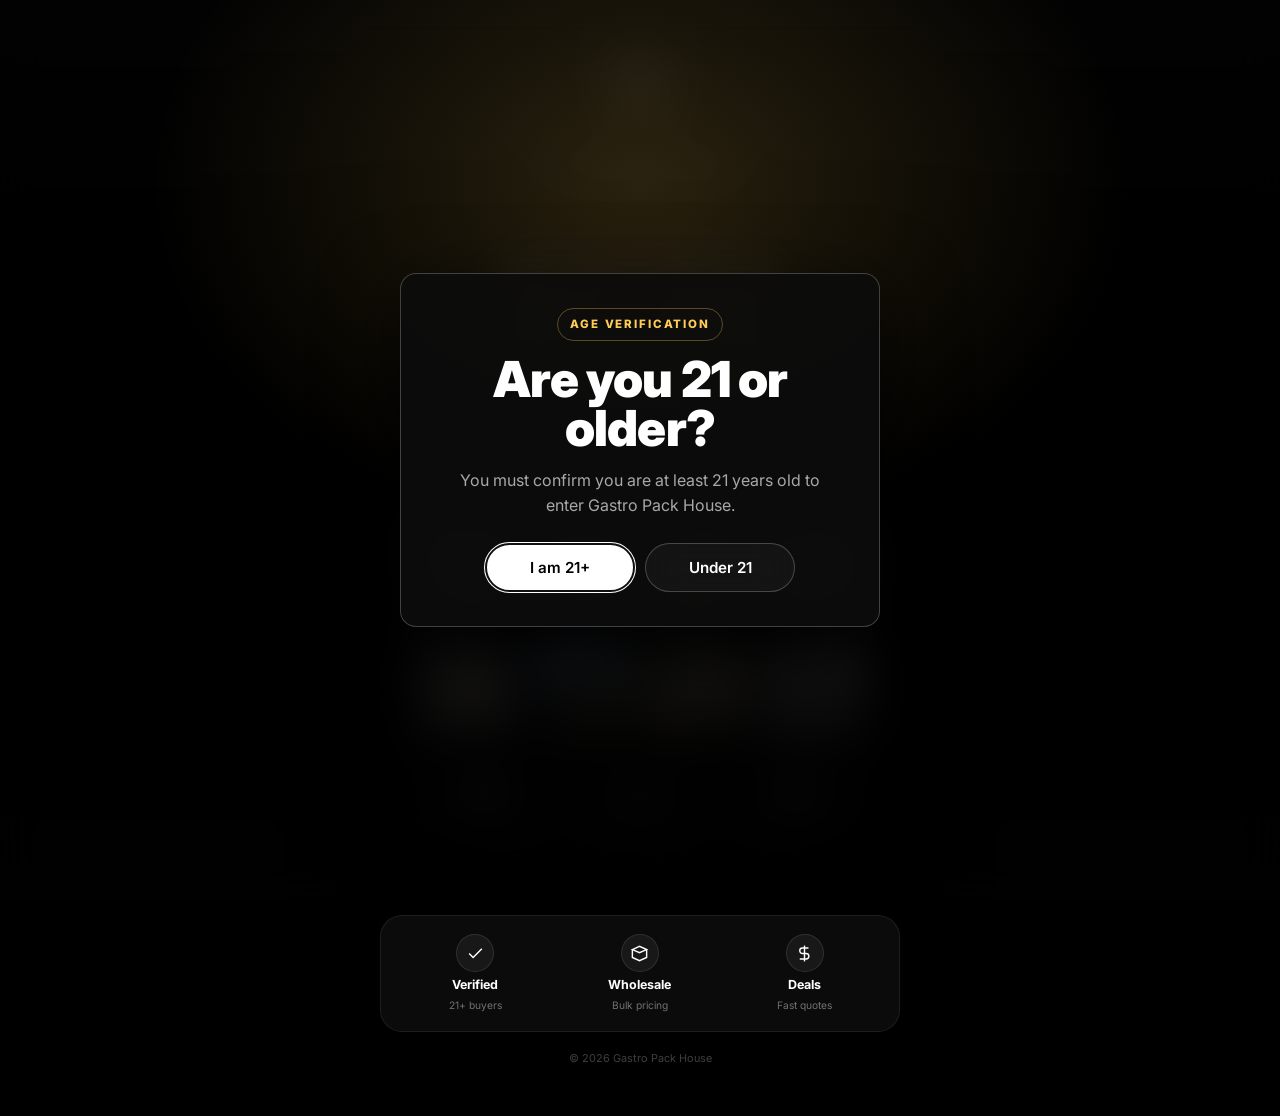
<file: deals/index.html>
<!DOCTYPE html>
<html lang="en">
<head>
<meta charset="UTF-8" />
<meta name="viewport" content="width=device-width, initial-scale=1.0" />
<meta name="description" content="Gastro Pack House deals menu for verified 21+ wholesale buyers. Open the official Tato menu or Telegram channel." />
<title>Gastro Pack House Deals</title>
<link rel="preconnect" href="https://fonts.googleapis.com">
<link rel="preconnect" href="https://fonts.gstatic.com" crossorigin>
<link href="https://fonts.googleapis.com/css2?family=Inter:wght@400;500;600;700;800;900&display=swap" rel="stylesheet">
<link rel="stylesheet" href="../css/styles.css?v=20260508-3" />
</head>
<body class="deals-page">
<main class="deals-shell">
  <section class="deals-card-wrap" aria-labelledby="deals-title">
    <a href="../index.html" class="deals-logo" aria-label="Gastro Pack House home">
      <span class="deals-logo-mark"><img src="../assets/logo.jpeg" alt="Gastro Pack House" /></span>
    </a>

    <div class="deals-verified">
      <svg width="20" height="20" viewBox="0 0 24 24" fill="none" aria-hidden="true">
        <path d="M12 2l2.22 2.18 3.11-.42.45 3.08 2.79 1.39-1.38 2.8 1.38 2.79-2.79 1.39-.45 3.08-3.11-.42L12 20.05l-2.22-2.18-3.11.42-.45-3.08-2.79-1.39 1.38-2.79-1.38-2.8 2.79-1.39.45-3.08 3.11.42L12 2z" fill="#1d9bf0"/>
        <path d="M8.8 12.1l2 2 4.4-4.6" stroke="#fff" stroke-width="2" stroke-linecap="round" stroke-linejoin="round"/>
      </svg>
      <span>Verified 21+ Wholesale</span>
    </div>

    <div class="deals-card">
      <p class="deals-kicker">Official Gastro Pack House</p>
      <h1 id="deals-title">Gastro Pack House Deals</h1>
      <p class="deals-copy">Open the official menu or join the Telegram channel for current wholesale availability.</p>

      <div class="deals-actions" aria-label="Official deal links">
        <a href="https://tato.im/gastroPackHous" target="_blank" rel="noopener noreferrer" class="deals-action deals-action-tato">
          <span class="deals-action-shine" aria-hidden="true"></span>
          <svg width="19" height="19" viewBox="0 0 24 24" fill="none" stroke="currentColor" stroke-width="2.1" stroke-linecap="round" stroke-linejoin="round" aria-hidden="true">
            <path d="M12 2L3 6.8l9 4.8 9-4.8L12 2z"/>
            <path d="M3 12.2l9 4.8 9-4.8"/>
            <path d="M3 17.2l9 4.8 9-4.8"/>
          </svg>
          <span>Tato Menu</span>
        </a>
        <a href="https://t.me/+joT1ysRswqxmYmFk" target="_blank" rel="noopener noreferrer" class="deals-action deals-action-telegram">
          <span class="deals-action-shine" aria-hidden="true"></span>
          <svg width="19" height="19" viewBox="0 0 24 24" fill="currentColor" aria-hidden="true">
            <path d="M12 0C5.37 0 0 5.37 0 12s5.37 12 12 12 12-5.37 12-12S18.63 0 12 0zm5.94 8.22l-1.97 9.28c-.15.68-.54.85-1.09.53l-3.01-2.22-1.45 1.4c-.16.16-.3.3-.61.3l.22-3.05 5.56-5.02c.24-.22-.05-.33-.38-.13L8.69 13.5l-2.93-.91c-.64-.2-.65-.64.13-.95l11.45-4.41c.53-.19 1 .13.83.95z"/>
          </svg>
          <span>Telegram</span>
        </a>
      </div>

      <div class="deals-product-grid" aria-label="Featured deal products">
        <article class="deals-product">
          <img src="../assets/products/bbbf23464b-WhatsApp-Image-2026-03-27-at-01.37.52.jpeg" alt="Black Runtz Lows" loading="lazy">
          <span>Black Runtz</span>
        </article>
        <article class="deals-product">
          <img src="../assets/products/f76a28514b-WhatsApp-Image-2026-03-27-at-01.38.38.jpeg" alt="LCG Nu Lows" loading="lazy">
          <span>LCG Nu</span>
        </article>
        <article class="deals-product">
          <img src="../assets/products/e5d46d7981-WhatsApp-Image-2026-03-27-at-01.39.40.jpeg" alt="Rainbow Cherry Lows" loading="lazy">
          <span>Rainbow Cherry</span>
        </article>
        <article class="deals-product">
          <img src="../assets/products/2754a55070-WhatsApp-Image-2026-03-27-at-01.40.24.jpeg" alt="Uncle Snoop Lows" loading="lazy">
          <span>Uncle Snoop</span>
        </article>
        <article class="deals-product">
          <img src="../assets/products/d90c484e0d-WhatsApp-Image-2026-03-27-at-01.42.25.jpeg" alt="Hichew Lows" loading="lazy">
          <span>Hichew</span>
        </article>
        <article class="deals-product">
          <img src="../assets/products/30312e99a5-WhatsApp-Image-2026-03-27-at-03.05.04.jpeg" alt="Sour Diesel Lows" loading="lazy">
          <span>Sour Diesel</span>
        </article>
        <article class="deals-product">
          <img src="../assets/products/8f05f9b53e-WhatsApp-Image-2026-03-29-at-16.37.57.jpeg" alt="Da Funk Lows" loading="lazy">
          <span>Da Funk</span>
        </article>
        <article class="deals-product">
          <img src="../assets/products/5684af58c4-WhatsApp-Image-2026-03-27-at-01.23.40-1.jpeg" alt="Gusher Gelato Lows" loading="lazy">
          <span>Gusher Gelato</span>
        </article>
      </div>

      <div class="deals-stats" aria-label="Gastro Pack House catalog stats">
        <div>
          <strong>101</strong>
          <span>Products</span>
        </div>
        <div>
          <strong>8</strong>
          <span>Categories</span>
        </div>
        <div>
          <strong>21+</strong>
          <span>Verified</span>
        </div>
      </div>

      <p class="deals-note">Tap a button above to open an official Gastro Pack House channel.</p>
    </div>

    <div class="deals-trust">
      <div>
        <span class="deals-trust-icon">
          <svg width="19" height="19" viewBox="0 0 24 24" fill="none" stroke="currentColor" stroke-width="1.8" aria-hidden="true"><path d="M20 6L9 17l-5-5"/></svg>
        </span>
        <strong>Verified</strong>
        <span>21+ buyers</span>
      </div>
      <div>
        <span class="deals-trust-icon">
          <svg width="19" height="19" viewBox="0 0 24 24" fill="none" stroke="currentColor" stroke-width="1.8" aria-hidden="true"><path d="M3 7l9-4 9 4-9 4-9-4z"/><path d="M3 7v10l9 4 9-4V7"/></svg>
        </span>
        <strong>Wholesale</strong>
        <span>Bulk pricing</span>
      </div>
      <div>
        <span class="deals-trust-icon">
          <svg width="19" height="19" viewBox="0 0 24 24" fill="none" stroke="currentColor" stroke-width="1.8" aria-hidden="true"><path d="M12 2v20"/><path d="M17 5H9.5a3.5 3.5 0 0 0 0 7H14a3.5 3.5 0 0 1 0 7H6"/></svg>
        </span>
        <strong>Deals</strong>
        <span>Fast quotes</span>
      </div>
    </div>

    <p class="deals-footer">© <span id="year"></span> Gastro Pack House</p>
  </section>
</main>

<script src="../js/products.js?v=20260508-3"></script>
<script src="../js/script.js?v=20260508-3"></script>
</body>
</html>
</file>
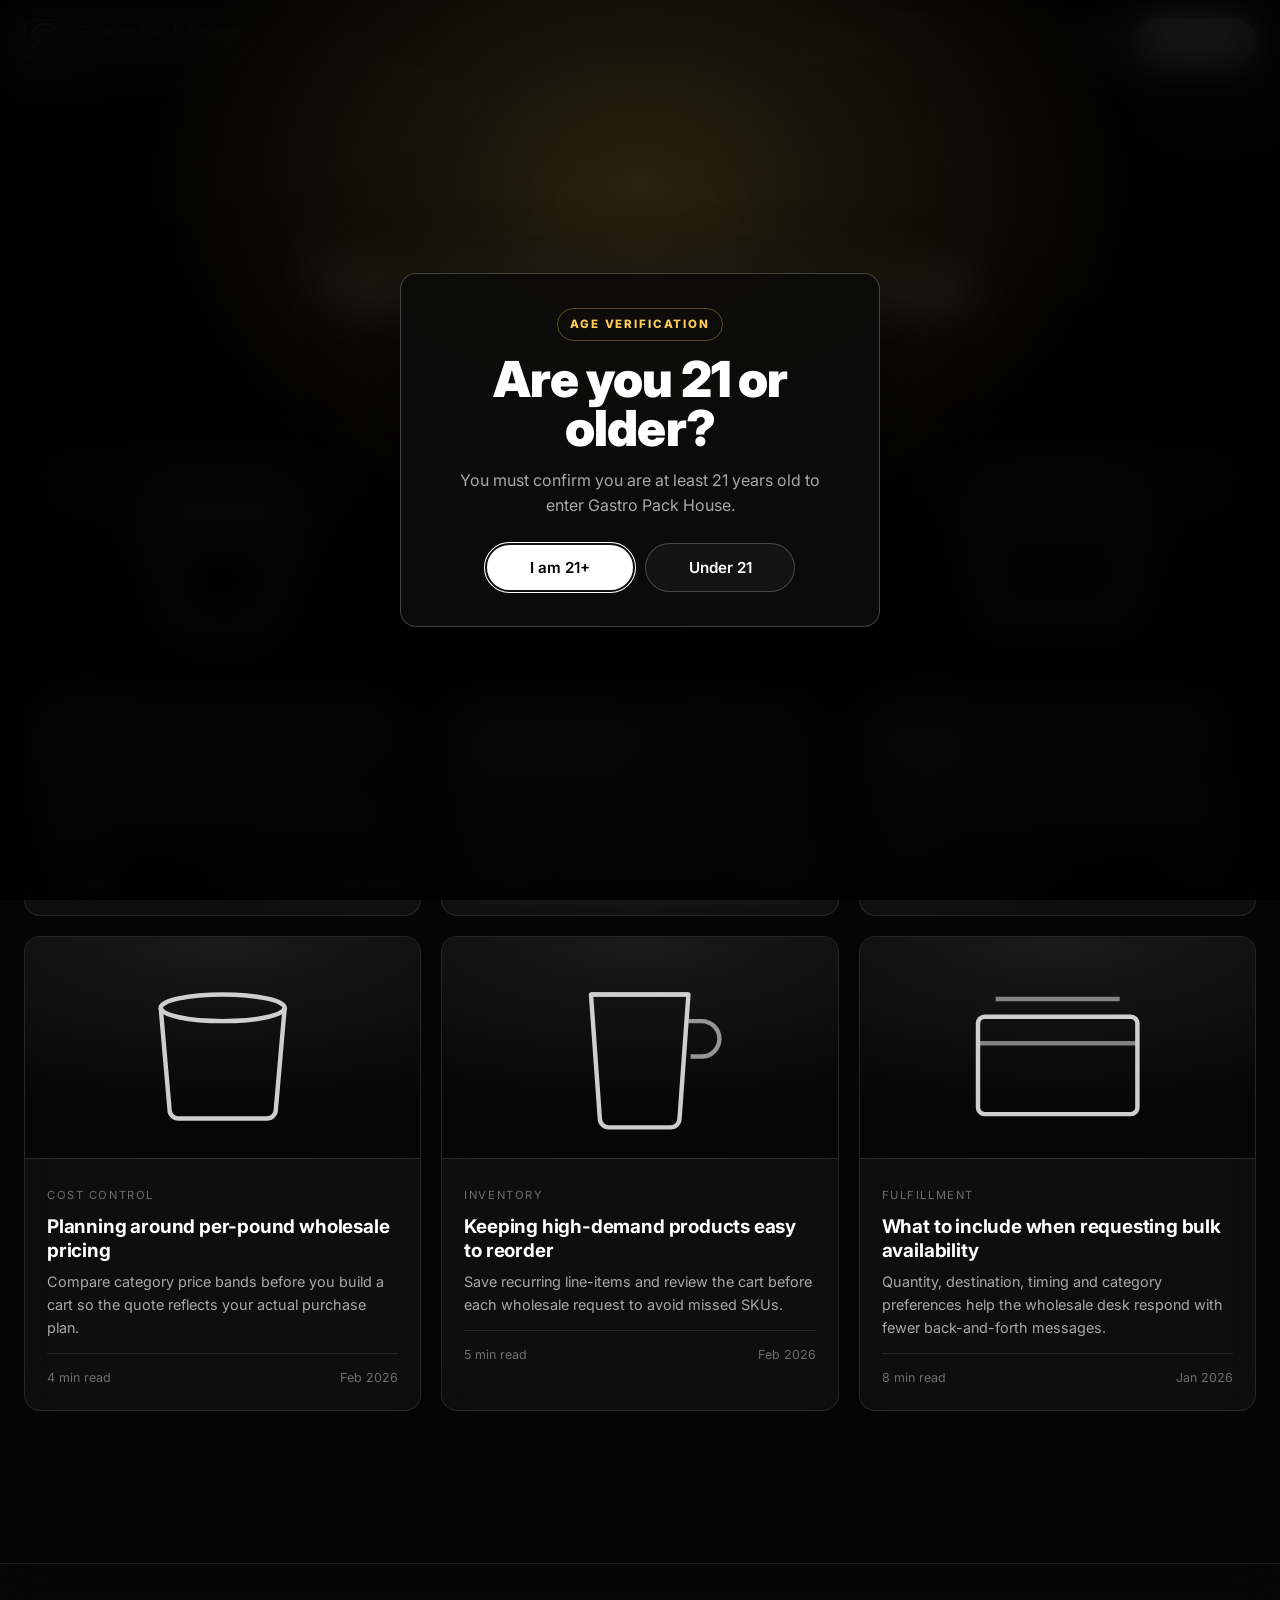
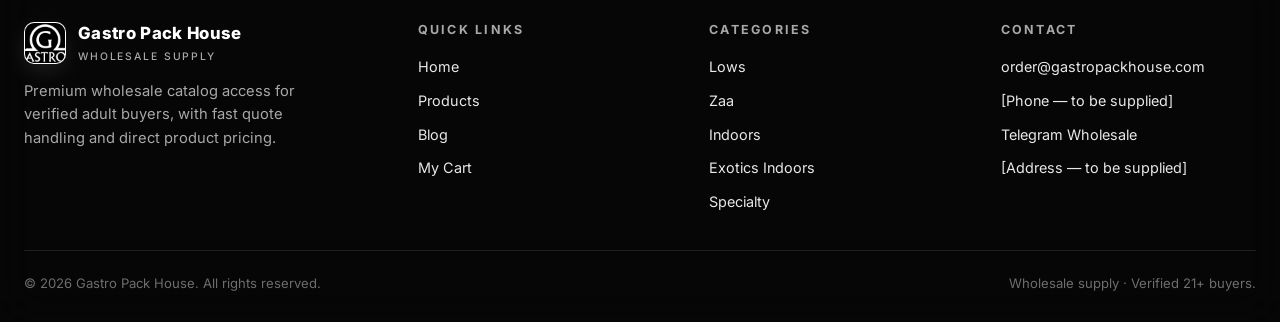
<file: blog.html>
<!DOCTYPE html>
<html lang="en">
<head>
<meta charset="UTF-8" />
<meta name="viewport" content="width=device-width, initial-scale=1.0" />
<title>Blog · Gastro Pack House</title>
<link rel="preconnect" href="https://fonts.googleapis.com">
<link rel="preconnect" href="https://fonts.gstatic.com" crossorigin>
<link href="https://fonts.googleapis.com/css2?family=Inter:wght@400;500;600;700;800;900&display=swap" rel="stylesheet">
<link rel="stylesheet" href="css/styles.css?v=20260508-1" />
</head>
<body>

<!-- ========== NAV ========== -->
<header class="nav">
  <div class="nav-inner">
    <a href="index.html" class="logo">
      <span class="logo-mark"><img src="assets/logo.jpeg" alt="Gastro Pack House"/></span>
      <span>Gastro Pack House <small>Wholesale Supply</small></span>
    </a>
    <button class="nav-burger" aria-label="Open menu" id="burger">
      <svg width="20" height="20" viewBox="0 0 24 24" fill="none" stroke="currentColor" stroke-width="2.2"><path d="M4 6h16M4 12h16M4 18h16"/></svg>
    </button>
    <ul class="nav-links" id="nav-links">
      <li><a href="index.html">Home</a></li>
      <li><a href="index.html#products">Products</a></li>
      <li><a href="blog.html">Blog</a></li>
      <li><a href="cart.html" class="cart-link">Cart <span class="badge" id="cart-count">0</span></a></li>
      <li><a href="index.html#order" class="nav-cta">Request Bulk</a></li>
    </ul>
  </div>
</header>

<!-- ========== PAGE HEAD ========== -->
<section class="page-head">
  <span class="hero-eyebrow">Wholesale Notes</span>
  <h1>The Gastro Pack Journal</h1>
  <p>Updates and buying notes for verified wholesale customers.</p>
</section>

<!-- ========== BLOG GRID ========== -->
<section class="section" style="padding-top:32px">
  <div class="container">
    <div class="blog-grid">

      <article class="blog-card">
        <div class="blog-thumb">
          <svg viewBox="0 0 100 100" fill="none" stroke="#fff" stroke-width="2" stroke-linejoin="round">
            <path d="M22 38h56l-5 42a4 4 0 0 1-4 4H31a4 4 0 0 1-4-4z"/>
            <path d="M18 32h64M30 24h40v8H30z" opacity=".7"/>
          </svg>
        </div>
        <div class="blog-body">
          <span class="blog-tag">Operations</span>
          <h3>How to build a clean bulk product line-list</h3>
          <p>Keep category, quantity, price and preferred fulfillment notes together so quote review moves quickly.</p>
          <div class="blog-meta"><span>5 min read</span><span>Apr 2026</span></div>
        </div>
      </article>

      <article class="blog-card">
        <div class="blog-thumb">
          <svg viewBox="0 0 100 100" fill="none" stroke="#fff" stroke-width="2" stroke-linejoin="round">
            <path d="M22 50c0-18 12-32 28-32s28 14 28 32-12 32-28 32S22 68 22 50z"/>
            <path d="M50 18c-6 18 0 36 18 48" opacity=".5"/>
          </svg>
        </div>
        <div class="blog-body">
          <span class="blog-tag">Buying</span>
          <h3>Understanding grade categories in a wholesale catalog</h3>
          <p>A practical look at how category labels help buyers compare price points and plan repeat orders.</p>
          <div class="blog-meta"><span>7 min read</span><span>Mar 2026</span></div>
        </div>
      </article>

      <article class="blog-card">
        <div class="blog-thumb">
          <svg viewBox="0 0 100 100" fill="none" stroke="#fff" stroke-width="2" stroke-linejoin="round">
            <path d="M18 30h64v50H18z"/>
            <path d="M18 30l10-12h44l10 12M50 18v62" opacity=".4"/>
          </svg>
        </div>
        <div class="blog-body">
          <span class="blog-tag">Verification</span>
          <h3>Why 21+ verification belongs before browsing</h3>
          <p>Age confirmation keeps restricted catalogs gated before visitors can view pricing or product details.</p>
          <div class="blog-meta"><span>6 min read</span><span>Mar 2026</span></div>
        </div>
      </article>

      <article class="blog-card">
        <div class="blog-thumb">
          <svg viewBox="0 0 100 100" fill="none" stroke="#fff" stroke-width="2" stroke-linejoin="round">
            <ellipse cx="50" cy="32" rx="28" ry="6"/>
            <path d="M22 32l4 46a4 4 0 0 0 4 4h40a4 4 0 0 0 4-4l4-46"/>
          </svg>
        </div>
        <div class="blog-body">
          <span class="blog-tag">Cost Control</span>
          <h3>Planning around per-pound wholesale pricing</h3>
          <p>Compare category price bands before you build a cart so the quote reflects your actual purchase plan.</p>
          <div class="blog-meta"><span>4 min read</span><span>Feb 2026</span></div>
        </div>
      </article>

      <article class="blog-card">
        <div class="blog-thumb">
          <svg viewBox="0 0 100 100" fill="none" stroke="#fff" stroke-width="2" stroke-linejoin="round">
            <path d="M28 26h44l-4 56a4 4 0 0 1-4 4H36a4 4 0 0 1-4-4z"/>
            <path d="M28 26h44M72 38h6a8 8 0 0 1 0 16h-5" opacity=".7"/>
          </svg>
        </div>
        <div class="blog-body">
          <span class="blog-tag">Inventory</span>
          <h3>Keeping high-demand products easy to reorder</h3>
          <p>Save recurring line-items and review the cart before each wholesale request to avoid missed SKUs.</p>
          <div class="blog-meta"><span>5 min read</span><span>Feb 2026</span></div>
        </div>
      </article>

      <article class="blog-card">
        <div class="blog-thumb">
          <svg viewBox="0 0 100 100" fill="none" stroke="#fff" stroke-width="2" stroke-linejoin="round">
            <rect x="14" y="36" width="72" height="44" rx="3"/>
            <path d="M14 48h72M22 28h56" opacity=".6"/>
          </svg>
        </div>
        <div class="blog-body">
          <span class="blog-tag">Fulfillment</span>
          <h3>What to include when requesting bulk availability</h3>
          <p>Quantity, destination, timing and category preferences help the wholesale desk respond with fewer back-and-forth messages.</p>
          <div class="blog-meta"><span>8 min read</span><span>Jan 2026</span></div>
        </div>
      </article>

    </div>
  </div>
</section>

<!-- ========== FOOTER ========== -->
<footer class="footer">
  <div class="container">
    <div class="footer-grid">
      <div class="footer-brand">
        <div class="logo">
          <span class="logo-mark"><img src="assets/logo.jpeg" alt="Gastro Pack House"/></span>
          <span>Gastro Pack House <small>Wholesale Supply</small></span>
        </div>
        <p>Premium wholesale catalog access for verified adult buyers, with fast quote handling and direct product pricing.</p>
      </div>
      <div>
        <h4>Quick Links</h4>
        <ul>
          <li><a href="index.html">Home</a></li>
          <li><a href="index.html#products">Products</a></li>
          <li><a href="blog.html">Blog</a></li>
          <li><a href="cart.html">My Cart</a></li>
        </ul>
      </div>
      <div>
        <h4>Categories</h4>
        <ul>
          <li><a href="index.html#products">Lows</a></li>
          <li><a href="index.html#products">Zaa</a></li>
          <li><a href="index.html#products">Indoors</a></li>
          <li><a href="index.html#products">Exotics Indoors</a></li>
          <li><a href="index.html#products">Specialty</a></li>
        </ul>
      </div>
      <div>
        <h4>Contact</h4>
        <ul>
          <li><a href="mailto:order@gastropackhouse.com">order@gastropackhouse.com</a></li>
          <li><a href="#">[Phone — to be supplied]</a></li>
          <li><a href="https://t.me/gastroopackhouse" target="_blank" rel="noopener noreferrer">Telegram Wholesale</a></li>
          <li><a href="#">[Address — to be supplied]</a></li>
        </ul>
      </div>
    </div>
    <div class="footer-bottom">
      <span>© <span id="year"></span> Gastro Pack House. All rights reserved.</span>
      <span>Wholesale supply · Verified 21+ buyers.</span>
    </div>
  </div>
</footer>

<script src="js/products.js?v=20260508-1"></script>
<script src="js/script.js?v=20260508-1"></script>
</body>
</html>
</file>
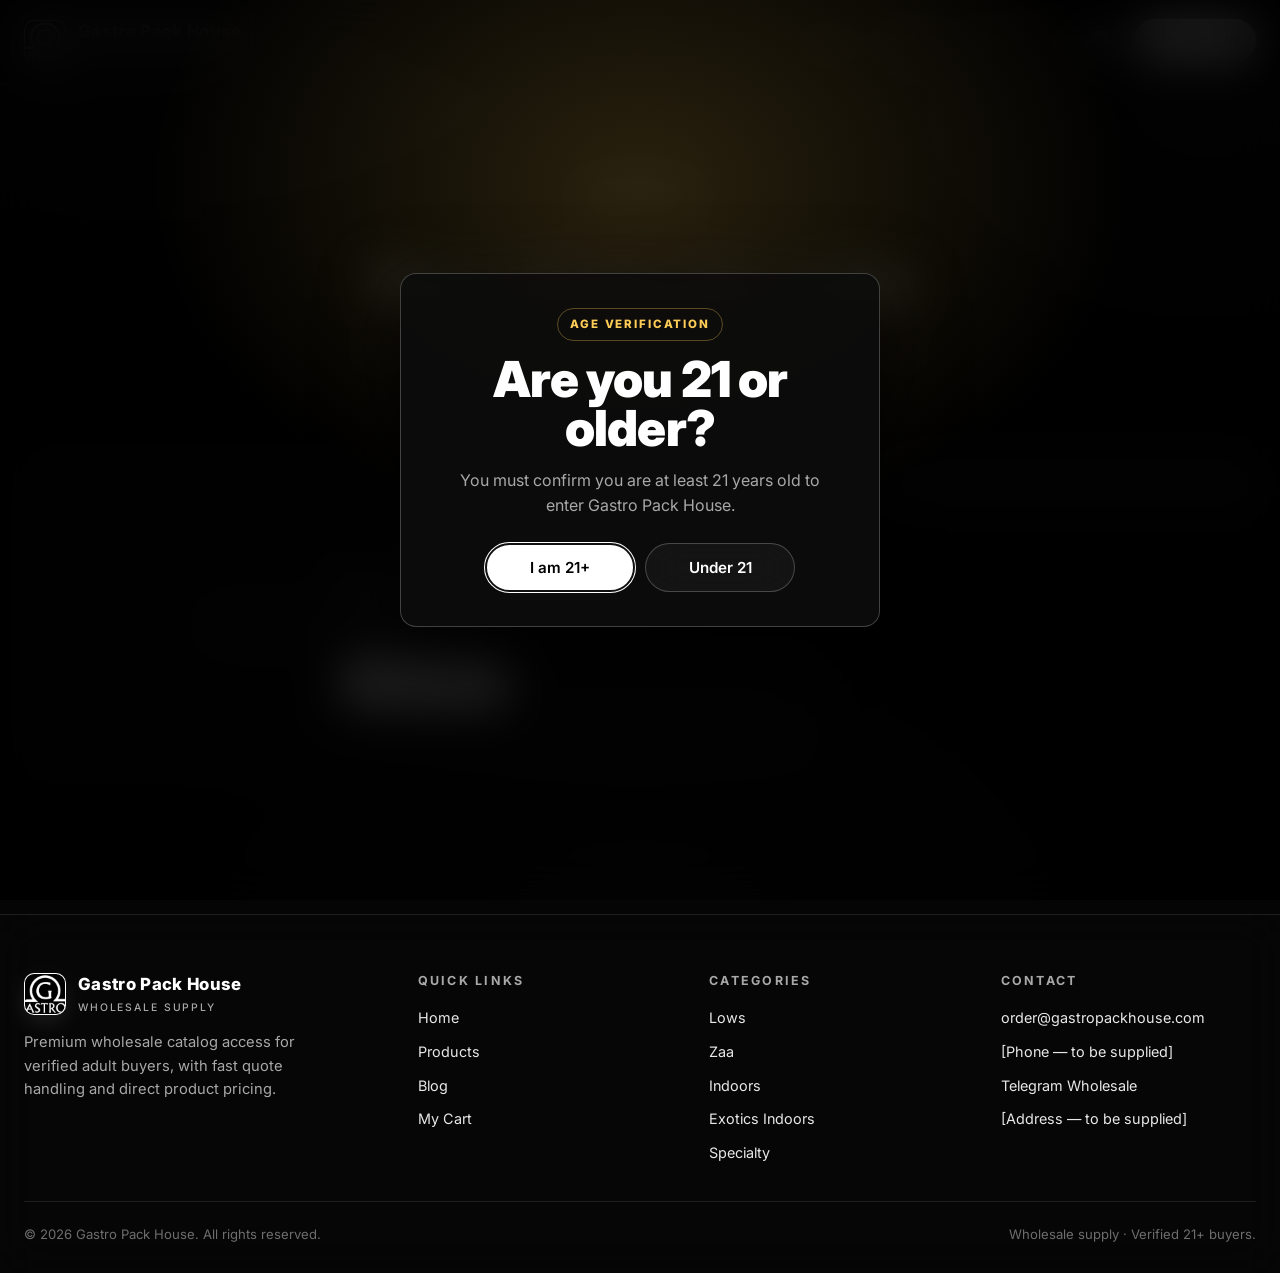
<file: cart.html>
<!DOCTYPE html>
<html lang="en">
<head>
<meta charset="UTF-8" />
<meta name="viewport" content="width=device-width, initial-scale=1.0" />
<title>Bulk Cart · Gastro Pack House</title>
<link rel="preconnect" href="https://fonts.googleapis.com">
<link rel="preconnect" href="https://fonts.gstatic.com" crossorigin>
<link href="https://fonts.googleapis.com/css2?family=Inter:wght@400;500;600;700;800;900&display=swap" rel="stylesheet">
<link rel="stylesheet" href="css/styles.css?v=20260508-1" />
</head>
<body>

<!-- ========== NAV ========== -->
<header class="nav">
  <div class="nav-inner">
    <a href="index.html" class="logo">
      <span class="logo-mark"><img src="assets/logo.jpeg" alt="Gastro Pack House"/></span>
      <span>Gastro Pack House <small>Wholesale Supply</small></span>
    </a>
    <button class="nav-burger" aria-label="Open menu" id="burger">
      <svg width="20" height="20" viewBox="0 0 24 24" fill="none" stroke="currentColor" stroke-width="2.2"><path d="M4 6h16M4 12h16M4 18h16"/></svg>
    </button>
    <ul class="nav-links" id="nav-links">
      <li><a href="index.html">Home</a></li>
      <li><a href="index.html#products">Products</a></li>
      <li><a href="blog.html">Blog</a></li>
      <li><a href="cart.html" class="cart-link">Cart <span class="badge" id="cart-count">0</span></a></li>
      <li><a href="index.html#order" class="nav-cta">Request Bulk</a></li>
    </ul>
  </div>
</header>

<!-- ========== PAGE HEAD ========== -->
<section class="page-head">
  <span class="hero-eyebrow">Bulk Cart</span>
  <h1>Your wholesale order</h1>
  <p>Review your product line-items, adjust quantities, and prepare a bulk quote request.</p>
</section>

<!-- ========== CART ========== -->
<section class="container">
  <div class="cart-wrap">
    <div id="cart-list" class="cart-list"></div>
    <aside class="cart-summary" id="cart-summary"></aside>
  </div>
</section>

<!-- ========== FOOTER ========== -->
<footer class="footer">
  <div class="container">
    <div class="footer-grid">
      <div class="footer-brand">
        <div class="logo">
          <span class="logo-mark"><img src="assets/logo.jpeg" alt="Gastro Pack House"/></span>
          <span>Gastro Pack House <small>Wholesale Supply</small></span>
        </div>
        <p>Premium wholesale catalog access for verified adult buyers, with fast quote handling and direct product pricing.</p>
      </div>
      <div>
        <h4>Quick Links</h4>
        <ul>
          <li><a href="index.html">Home</a></li>
          <li><a href="index.html#products">Products</a></li>
          <li><a href="blog.html">Blog</a></li>
          <li><a href="cart.html">My Cart</a></li>
        </ul>
      </div>
      <div>
        <h4>Categories</h4>
        <ul>
          <li><a href="index.html#products">Lows</a></li>
          <li><a href="index.html#products">Zaa</a></li>
          <li><a href="index.html#products">Indoors</a></li>
          <li><a href="index.html#products">Exotics Indoors</a></li>
          <li><a href="index.html#products">Specialty</a></li>
        </ul>
      </div>
      <div>
        <h4>Contact</h4>
        <ul>
          <li><a href="mailto:order@gastropackhouse.com">order@gastropackhouse.com</a></li>
          <li><a href="#">[Phone — to be supplied]</a></li>
          <li><a href="https://t.me/gastroopackhouse" target="_blank" rel="noopener noreferrer">Telegram Wholesale</a></li>
          <li><a href="#">[Address — to be supplied]</a></li>
        </ul>
      </div>
    </div>
    <div class="footer-bottom">
      <span>© <span id="year"></span> Gastro Pack House. All rights reserved.</span>
      <span>Wholesale supply · Verified 21+ buyers.</span>
    </div>
  </div>
</footer>

<div class="toast" id="toast"></div>

<script src="js/products.js?v=20260508-1"></script>
<script src="js/script.js?v=20260508-1"></script>
<script>
// ============================================================
// CART PAGE — render line-items + summary
// ============================================================
function renderCart() {
  const cart = getCart();
  const ids  = Object.keys(cart);
  const list = document.getElementById('cart-list');
  const sum  = document.getElementById('cart-summary');

  if (ids.length === 0) {
    list.innerHTML = `
      <div class="empty-state">
        <svg width="44" height="44" viewBox="0 0 24 24" fill="none" stroke="#fff" stroke-width="1.6"
             style="opacity:.7;margin:0 auto;display:block">
          <circle cx="9" cy="20" r="1.6"/><circle cx="17" cy="20" r="1.6"/>
          <path d="M3 4h2l3 12h11l2-8H6"/>
        </svg>
        <h3>Your cart is empty</h3>
        <p>Add line items from the product catalog to begin a quote.</p>
        <a href="index.html#products" class="btn btn-primary">Browse Products</a>
      </div>`;
    sum.innerHTML = '';
    return;
  }

  // Helpers come from script.js — re-use
  const lines = ids.map(id => {
    const p = PRODUCTS.find(p => p.id === +id);
    if (!p) return '';
    const qty = cart[id];
    const lineTotal = p.price * qty;
    return `
      <div class="cart-row" data-id="${p.id}">
        <div class="cart-thumb">${productVisual(p)}</div>
        <div>
          <h4>${escapeHtml(p.name)}</h4>
          <div class="meta">${formatMoney(p.price)}${escapeHtml(p.unit)} · MOQ ${escapeHtml(p.moq)}</div>
        </div>
        <div class="qty">
          <button data-act="dec" data-id="${p.id}">−</button>
          <span>${qty}</span>
          <button data-act="inc" data-id="${p.id}">+</button>
        </div>
        <div style="text-align:right">
          <div style="font-weight:800">${formatMoney(lineTotal)}</div>
          <button class="cart-remove" data-act="rm" data-id="${p.id}">Remove</button>
        </div>
      </div>`;
  }).join('');

  list.innerHTML = lines;

  // summary calculations
  const subtotal = ids.reduce((s, id) => {
    const p = PRODUCTS.find(p => p.id === +id);
    return s + (p ? p.price * cart[id] : 0);
  }, 0);
  const items   = Object.values(cart).reduce((a, b) => a + b, 0);
  const rebate  = subtotal >= 500 ? subtotal * 0.05 : 0;
  const freight = subtotal >= 750 ? 0 : 24;
  const total   = subtotal - rebate + freight;

  sum.innerHTML = `
    <h3>Order Summary</h3>
    <div class="summary-row"><span>Items</span><span>${items}</span></div>
    <div class="summary-row"><span>Subtotal</span><span>${formatMoney(subtotal)}</span></div>
    <div class="summary-row"><span>Volume rebate ${rebate>0?'(5%)':''}</span><span>− ${formatMoney(rebate)}</span></div>
    <div class="summary-row"><span>Freight ${freight===0?'(free over $750)':''}</span><span>${formatMoney(freight)}</span></div>
    <div class="summary-row total"><span>Total</span><span>${formatMoney(total)}</span></div>
    <a href="${buildCartOrderUrl(cart, { subtotal, rebate, freight, total, items })}" class="btn btn-primary" target="_blank" rel="noopener noreferrer">Submit Order on Telegram</a>
    <a href="index.html#products" class="btn btn-ghost" style="margin-top:8px">Continue Browsing</a>
  `;

  // bind qty + remove buttons
  list.querySelectorAll('[data-act]').forEach(btn => {
    btn.addEventListener('click', () => {
      const id  = btn.dataset.id;
      const act = btn.dataset.act;
      const c   = getCart();
      if (act === 'inc') c[id] = (c[id] || 0) + 1;
      if (act === 'dec') c[id] = Math.max(0, (c[id] || 0) - 1);
      if (act === 'rm' || c[id] === 0) delete c[id];
      saveCart(c);
      updateCartBadge();
      renderCart();
    });
  });
}

document.addEventListener('DOMContentLoaded', renderCart);
</script>
</body>
</html>
</file>
<file: css/styles.css>
/* ============================================================
   GASTRO PACK HOUSE — Black & White Glassmorphism
   ============================================================ */

:root {
  --bg-0: #050505;
  --bg-1: #0c0c0c;
  --bg-2: #161616;
  --ink-0: #ffffff;
  --ink-1: #e8e8e8;
  --ink-2: #a8a8a8;
  --ink-3: #6e6e6e;
  --line: rgba(255, 255, 255, 0.10);
  --line-strong: rgba(255, 255, 255, 0.22);
  --glass: rgba(255, 255, 255, 0.04);
  --glass-strong: rgba(255, 255, 255, 0.08);
  --glass-hover: rgba(255, 255, 255, 0.12);

  --radius-sm: 10px;
  --radius-md: 16px;
  --radius-lg: 24px;
  --radius-xl: 32px;

  --shadow-sm: 0 4px 16px rgba(0, 0, 0, 0.35);
  --shadow-md: 0 12px 40px rgba(0, 0, 0, 0.55);
  --shadow-lg: 0 24px 80px rgba(0, 0, 0, 0.75);

  --ease: cubic-bezier(0.22, 1, 0.36, 1);

  --max: 1280px;
}

* { box-sizing: border-box; margin: 0; padding: 0; }

html { scroll-behavior: smooth; }

body {
  font-family: 'Inter', -apple-system, BlinkMacSystemFont, 'Segoe UI', Roboto, sans-serif;
  background: var(--bg-0);
  color: var(--ink-0);
  line-height: 1.6;
  min-height: 100vh;
  overflow-x: hidden;
  -webkit-font-smoothing: antialiased;
  position: relative;
}

/* Ambient white-noise glow that animates very slowly */
body::before {
  content: '';
  position: fixed;
  inset: 0;
  background:
    radial-gradient(900px 600px at 12% -10%, rgba(255,255,255,0.10), transparent 60%),
    radial-gradient(700px 500px at 95% 10%, rgba(255,255,255,0.06), transparent 60%),
    radial-gradient(900px 700px at 50% 110%, rgba(255,255,255,0.07), transparent 60%);
  pointer-events: none;
  z-index: 0;
  animation: drift 22s ease-in-out infinite alternate;
}

body::after {
  content: '';
  position: fixed;
  inset: 0;
  background-image: radial-gradient(rgba(255,255,255,0.035) 1px, transparent 1px);
  background-size: 3px 3px;
  pointer-events: none;
  z-index: 0;
  mix-blend-mode: overlay;
  opacity: 0.6;
}

@keyframes drift {
  0%   { transform: translate3d(0,0,0); }
  100% { transform: translate3d(-30px, 20px, 0); }
}

main, header, footer, section { position: relative; z-index: 1; }

img { max-width: 100%; display: block; }
a   { color: inherit; text-decoration: none; }
button { font-family: inherit; cursor: pointer; border: none; background: none; color: inherit; }

.container {
  max-width: var(--max);
  margin: 0 auto;
  padding: 0 24px;
}

/* ============================================================
   GLASS PRIMITIVE
   ============================================================ */
.glass {
  background: var(--glass);
  backdrop-filter: blur(24px) saturate(150%);
  -webkit-backdrop-filter: blur(24px) saturate(150%);
  border: 1px solid var(--line);
  border-radius: var(--radius-md);
}

/* ============================================================
   NAV
   ============================================================ */
.nav {
  position: sticky;
  top: 0;
  z-index: 50;
  background: rgba(5, 5, 5, 0.55);
  backdrop-filter: blur(28px) saturate(140%);
  -webkit-backdrop-filter: blur(28px) saturate(140%);
  border-bottom: 1px solid var(--line);
}
.nav-inner {
  max-width: var(--max);
  margin: 0 auto;
  padding: 18px 24px;
  display: flex;
  align-items: center;
  justify-content: space-between;
  gap: 24px;
}
.logo {
  display: flex;
  align-items: center;
  gap: 12px;
  font-weight: 800;
  letter-spacing: 0.02em;
  font-size: 1.05rem;
}
.logo-mark {
  width: 42px; height: 42px;
  border-radius: 10px;
  overflow: hidden;
  display: grid; place-items: center;
  background: #fff;
  box-shadow: 0 8px 24px rgba(255,255,255,0.10);
  border: 1px solid var(--line-strong);
  flex-shrink: 0;
}
.logo-mark img {
  width: 100%; height: 100%;
  object-fit: cover;
  display: block;
}
.logo span small {
  display: block;
  font-size: 0.65rem;
  font-weight: 500;
  letter-spacing: 0.18em;
  color: var(--ink-2);
  text-transform: uppercase;
  margin-top: 2px;
}
.nav-links {
  display: flex;
  gap: 8px;
  list-style: none;
  align-items: center;
}
.nav-links a {
  display: inline-flex;
  align-items: center;
  gap: 6px;
  padding: 9px 14px;
  border-radius: 999px;
  color: var(--ink-1);
  font-size: 0.9rem;
  transition: 0.25s var(--ease);
  border: 1px solid transparent;
}
.nav-links a:hover {
  background: var(--glass-strong);
  border-color: var(--line);
}
.nav-cta {
  background: var(--ink-0) !important;
  color: #000 !important;
  font-weight: 700;
  border: 1px solid var(--ink-0) !important;
}
.nav-cta:hover { background: #ddd !important; }
.cart-link .badge {
  background: #fff;
  color: #000;
  font-size: 0.7rem;
  font-weight: 800;
  padding: 1px 7px;
  border-radius: 999px;
  margin-left: 4px;
}
.nav-burger { display: none; }

/* ============================================================
   HERO
   ============================================================ */
.hero {
  padding: 120px 24px 88px;
  text-align: center;
  position: relative;
  overflow: hidden;
  isolation: isolate;
}
.hero-video {
  position: absolute;
  inset: 0;
  width: 100%; height: 100%;
  object-fit: cover;
  z-index: -2;
  opacity: 0.42;
  filter: grayscale(100%) contrast(1.05) brightness(0.85);
}
.hero-video-overlay {
  position: absolute;
  inset: 0;
  z-index: -1;
  background:
    radial-gradient(80% 60% at 50% 40%, transparent 0%, rgba(5,5,5,0.55) 60%, rgba(5,5,5,0.92) 100%),
    linear-gradient(180deg, rgba(5,5,5,0.45) 0%, rgba(5,5,5,0.75) 100%);
  backdrop-filter: blur(2px);
}
.hero-eyebrow {
  display: inline-flex; align-items: center; gap: 8px;
  padding: 7px 14px;
  border-radius: 999px;
  background: var(--glass-strong);
  border: 1px solid var(--line);
  font-size: 0.78rem;
  letter-spacing: 0.15em;
  text-transform: uppercase;
  color: var(--ink-2);
  margin-bottom: 24px;
}
.hero-eyebrow::before {
  content: ''; width: 6px; height: 6px; border-radius: 999px;
  background: #fff; box-shadow: 0 0 12px #fff;
}
.hero h1 {
  font-size: clamp(2.5rem, 7vw, 5.4rem);
  line-height: 1.02;
  letter-spacing: -0.03em;
  font-weight: 800;
  margin-bottom: 24px;
  background: linear-gradient(180deg, #ffffff 0%, #b5b5b5 100%);
  -webkit-background-clip: text;
  background-clip: text;
  color: transparent;
}
.hero p {
  max-width: 640px;
  margin: 0 auto 36px;
  font-size: 1.08rem;
  color: var(--ink-2);
}
.hero-actions {
  display: flex;
  gap: 12px;
  justify-content: center;
  flex-wrap: wrap;
}
.btn {
  display: inline-flex;
  align-items: center;
  gap: 8px;
  padding: 14px 24px;
  border-radius: 999px;
  font-weight: 600;
  font-size: 0.95rem;
  transition: 0.25s var(--ease);
  border: 1px solid var(--line-strong);
}
.btn-primary {
  background: var(--ink-0);
  color: #000;
  border-color: var(--ink-0);
}
.btn-primary:hover {
  transform: translateY(-2px);
  box-shadow: var(--shadow-md);
}
.btn-ghost {
  background: var(--glass);
  color: var(--ink-0);
  backdrop-filter: blur(20px);
}
.btn-ghost:hover {
  background: var(--glass-hover);
  border-color: var(--line-strong);
}
/* ============================================================
   SECTION SHELL
   ============================================================ */
.section { padding: 88px 0; }
.section-head {
  text-align: center;
  max-width: 720px;
  margin: 0 auto 52px;
}
.section-eyebrow {
  display: inline-block;
  font-size: 0.78rem;
  letter-spacing: 0.18em;
  text-transform: uppercase;
  color: var(--ink-2);
  padding: 6px 12px;
  border: 1px solid var(--line);
  border-radius: 999px;
  margin-bottom: 18px;
  background: var(--glass);
}
.section-head h2 {
  font-size: clamp(2rem, 4.4vw, 3.2rem);
  line-height: 1.1;
  letter-spacing: -0.02em;
  font-weight: 800;
  margin-bottom: 14px;
}
.section-head p {
  color: var(--ink-2);
  font-size: 1.02rem;
}
.catalog-section {
  padding-top: 58px;
}
.catalog-section .section-head {
  max-width: 560px;
  margin-bottom: 28px;
}
.catalog-section .section-head h2 {
  font-size: clamp(1.7rem, 3.4vw, 2.45rem);
  margin-bottom: 8px;
}
.catalog-section .section-head p {
  font-size: 0.95rem;
}

/* ============================================================
   CATEGORY CHIPS
   ============================================================ */
.cat-bar {
  display: flex;
  gap: 10px;
  flex-wrap: wrap;
  justify-content: center;
  margin-bottom: 40px;
}
.cat-chip {
  padding: 10px 18px;
  border-radius: 999px;
  background: var(--glass);
  backdrop-filter: blur(20px);
  border: 1px solid var(--line);
  font-size: 0.88rem;
  color: var(--ink-1);
  transition: 0.25s var(--ease);
  display: inline-flex;
  align-items: center;
  gap: 8px;
}
.cat-chip:hover {
  background: var(--glass-hover);
  border-color: var(--line-strong);
}
.cat-chip.is-active {
  background: var(--ink-0);
  color: #000;
  border-color: var(--ink-0);
  font-weight: 700;
}
.cat-chip .num {
  font-size: 0.72rem;
  padding: 2px 7px;
  border-radius: 999px;
  background: rgba(255,255,255,0.10);
  color: var(--ink-1);
}
.cat-chip.is-active .num {
  background: rgba(0,0,0,0.10);
  color: #000;
}

/* ============================================================
   PRODUCT GRID & CARD
   ============================================================ */
.product-grid {
  display: grid;
  grid-template-columns: repeat(auto-fill, minmax(240px, 1fr));
  gap: 20px;
}
.product-card {
  border-radius: var(--radius-md);
  background: var(--glass);
  backdrop-filter: blur(22px) saturate(140%);
  -webkit-backdrop-filter: blur(22px) saturate(140%);
  border: 1px solid var(--line);
  overflow: hidden;
  display: flex;
  flex-direction: column;
  transition: 0.35s var(--ease);
  position: relative;
  cursor: pointer;
}
.product-card::before {
  content: '';
  position: absolute; inset: 0;
  border-radius: inherit;
  background: linear-gradient(160deg, rgba(255,255,255,0.06), transparent 50%);
  pointer-events: none;
}
.product-card:hover {
  transform: translateY(-6px);
  border-color: var(--line-strong);
  box-shadow: var(--shadow-md);
  background: var(--glass-strong);
}
.product-card:focus-within {
  outline: 2px solid #ffcd57;
  outline-offset: 4px;
}
.product-card-main {
  width: 100%;
  min-width: 0;
  color: inherit;
  text-align: left;
  display: flex;
  flex: 1;
  flex-direction: column;
}
.product-card-main:focus-visible {
  outline: none;
}
.product-thumb {
  aspect-ratio: 3 / 4;
  background:
    radial-gradient(140% 100% at 50% 0%, #1a1a1a 0%, #0a0a0a 100%);
  display: grid;
  place-items: center;
  position: relative;
  overflow: hidden;
  border-bottom: 1px solid var(--line);
}
.product-thumb::after {
  content: '';
  position: absolute;
  top: -40%; left: -40%;
  width: 60%; height: 200%;
  background: linear-gradient(115deg, transparent 30%, rgba(255,255,255,0.08) 50%, transparent 70%);
  transform: rotate(0deg);
  transition: 0.8s var(--ease);
}
.product-card:hover .product-thumb::after {
  left: 110%;
}
.product-thumb svg {
  width: 64%;
  height: 64%;
  opacity: 0.85;
  filter: drop-shadow(0 8px 24px rgba(255,255,255,0.10));
}
.product-image {
  width: 100%;
  height: 100%;
  object-fit: cover;
  display: block;
}
.product-stock {
  position: absolute;
  top: 12px; left: 12px;
  font-size: 0.66rem;
  letter-spacing: 0.14em;
  text-transform: uppercase;
  padding: 4px 10px;
  border-radius: 999px;
  background: rgba(0,0,0,0.55);
  border: 1px solid var(--line-strong);
  color: var(--ink-1);
  backdrop-filter: blur(12px);
}
.product-stock::before {
  content: ''; display: inline-block;
  width: 6px; height: 6px;
  border-radius: 999px;
  background: #fff;
  margin-right: 6px;
  vertical-align: middle;
  box-shadow: 0 0 8px #fff;
}
.product-view {
  position: absolute;
  right: 12px;
  bottom: 12px;
  padding: 5px 11px;
  border-radius: 999px;
  background: rgba(255,255,255,0.92);
  color: #000;
  font-size: 0.68rem;
  font-weight: 800;
  letter-spacing: 0.12em;
  text-transform: uppercase;
  opacity: 0;
  transform: translateY(8px);
  transition: 0.25s var(--ease);
  z-index: 2;
}
.product-card:hover .product-view,
.product-card:focus-within .product-view {
  opacity: 1;
  transform: translateY(0);
}
.product-body {
  padding: 16px 16px 10px;
  display: flex;
  flex-direction: column;
  gap: 6px;
  flex: 1;
}
.product-cat {
  font-size: 0.7rem;
  letter-spacing: 0.16em;
  text-transform: uppercase;
  color: var(--ink-3);
}
.product-name {
  font-size: 0.98rem;
  font-weight: 600;
  line-height: 1.3;
  color: var(--ink-0);
  margin-bottom: 4px;
  min-height: 2.6em;
}
.product-meta {
  font-size: 0.74rem;
  color: var(--ink-3);
  margin-bottom: 12px;
}
.product-foot {
  margin-top: auto;
  padding: 0 16px 18px;
  display: flex;
  align-items: center;
  justify-content: space-between;
  gap: 8px;
}
.product-price {
  font-size: 1.12rem;
  font-weight: 800;
  letter-spacing: -0.01em;
}
.product-price .unit {
  font-size: 0.7rem;
  font-weight: 500;
  color: var(--ink-3);
  margin-left: 2px;
}
.btn-add {
  padding: 9px 14px;
  border-radius: 999px;
  font-size: 0.78rem;
  font-weight: 700;
  background: var(--ink-0);
  color: #000;
  transition: 0.25s var(--ease);
  border: 1px solid var(--ink-0);
  letter-spacing: 0.04em;
  display: inline-flex; align-items: center; gap: 6px;
}
.btn-add:hover { transform: translateY(-1px); }
.btn-add.is-added { background: #1f1f1f; color: #fff; border-color: var(--line-strong); }

/* ============================================================
   PRODUCT MODAL
   ============================================================ */
body.product-modal-open { overflow: hidden; }
.product-modal {
  position: fixed;
  inset: 0;
  z-index: 160;
  display: none;
  padding: 24px;
}
.product-modal.is-open {
  display: grid;
  place-items: center;
}
.product-modal-backdrop {
  position: absolute;
  inset: 0;
  background: rgba(0,0,0,0.82);
  backdrop-filter: blur(20px) saturate(140%);
  -webkit-backdrop-filter: blur(20px) saturate(140%);
}
.product-modal-panel {
  position: relative;
  width: min(100%, 1040px);
  max-height: min(760px, calc(100vh - 48px));
  display: grid;
  grid-template-columns: 1.05fr 0.95fr;
  gap: 0;
  overflow: hidden;
  border-radius: var(--radius-lg);
  border: 1px solid var(--line-strong);
  background: rgba(10,10,10,0.96);
  box-shadow: var(--shadow-lg);
}
.product-modal-close {
  position: absolute;
  top: 14px;
  right: 14px;
  z-index: 4;
  width: 42px;
  height: 42px;
  border-radius: 999px;
  display: grid;
  place-items: center;
  background: rgba(0,0,0,0.58);
  border: 1px solid var(--line-strong);
  color: #fff;
  font-size: 1.55rem;
  line-height: 1;
}
.product-modal-close:hover {
  background: rgba(255,255,255,0.14);
}
.product-modal-gallery {
  min-width: 0;
  padding: 20px;
  background: radial-gradient(120% 80% at 50% 0%, #1a1a1a, #050505);
  border-right: 1px solid var(--line);
  display: grid;
  grid-template-rows: minmax(0, 1fr) auto;
  gap: 12px;
}
.product-modal-main {
  min-height: 0;
  border-radius: var(--radius-md);
  overflow: hidden;
  background: #080808;
  border: 1px solid var(--line);
}
.product-modal-main img {
  width: 100%;
  height: 100%;
  max-height: 580px;
  object-fit: cover;
}
.product-modal-thumbs {
  display: grid;
  grid-template-columns: repeat(2, minmax(0, 1fr));
  gap: 10px;
}
.product-modal-thumb {
  aspect-ratio: 3 / 2;
  border-radius: 12px;
  border: 1px solid var(--line);
  overflow: hidden;
  background: #080808;
  opacity: 0.68;
  transition: 0.2s var(--ease);
}
.product-modal-thumb img {
  width: 100%;
  height: 100%;
  object-fit: cover;
}
.product-modal-thumb:hover,
.product-modal-thumb.is-active {
  opacity: 1;
  border-color: #ffcd57;
}
.product-modal-info {
  min-width: 0;
  padding: 48px 36px 36px;
  display: flex;
  flex-direction: column;
}
.product-modal-info h2 {
  font-size: clamp(2rem, 4.5vw, 3.4rem);
  line-height: 1.02;
  letter-spacing: -0.02em;
  font-weight: 900;
  margin: 12px 0 18px;
}
.product-modal-price {
  font-size: 2rem;
  font-weight: 900;
  color: #ffcd57;
  margin-bottom: 18px;
}
.product-modal-price span {
  color: var(--ink-3);
  font-size: 0.9rem;
  font-weight: 600;
  margin-left: 4px;
}
.product-modal-meta {
  display: flex;
  gap: 8px;
  flex-wrap: wrap;
  margin-bottom: 24px;
}
.product-modal-meta span {
  padding: 7px 11px;
  border-radius: 999px;
  background: var(--glass-strong);
  border: 1px solid var(--line);
  color: var(--ink-1);
  font-size: 0.78rem;
  font-weight: 700;
}
.product-modal-info p {
  color: var(--ink-2);
  margin-bottom: 28px;
}
.product-modal-actions {
  display: flex;
  gap: 10px;
  flex-wrap: wrap;
  margin-top: auto;
}

/* ============================================================
   WHY CHOOSE
   ============================================================ */
.feature-grid {
  display: grid;
  grid-template-columns: repeat(auto-fill, minmax(260px, 1fr));
  gap: 18px;
}
.feature-card {
  padding: 28px;
  border-radius: var(--radius-md);
  background: var(--glass);
  border: 1px solid var(--line);
  backdrop-filter: blur(22px);
  position: relative;
  overflow: hidden;
  transition: 0.3s var(--ease);
}
.feature-card:hover {
  background: var(--glass-strong);
  border-color: var(--line-strong);
  transform: translateY(-4px);
}
.feature-icon {
  width: 48px; height: 48px;
  border-radius: 14px;
  background: linear-gradient(135deg, #fff, #b5b5b5);
  display: grid; place-items: center;
  color: #000;
  margin-bottom: 18px;
  box-shadow: 0 8px 24px rgba(255,255,255,0.08), inset 0 0 0 1px rgba(0,0,0,0.15);
}
.feature-card h3 {
  font-size: 1.15rem;
  margin-bottom: 8px;
  letter-spacing: -0.01em;
  font-weight: 700;
}
.feature-card p {
  color: var(--ink-2);
  font-size: 0.92rem;
}

/* ============================================================
   CTA BAND
   ============================================================ */
.cta-band {
  margin: 32px 0;
  padding: 64px 36px;
  border-radius: var(--radius-xl);
  background: var(--glass-strong);
  backdrop-filter: blur(28px) saturate(140%);
  border: 1px solid var(--line-strong);
  text-align: center;
  position: relative;
  overflow: hidden;
}
.cta-band::before {
  content: '';
  position: absolute;
  inset: 0;
  background:
    radial-gradient(400px 200px at 20% 0%, rgba(255,255,255,0.10), transparent 70%),
    radial-gradient(400px 200px at 80% 100%, rgba(255,255,255,0.10), transparent 70%);
  pointer-events: none;
}
.cta-band h2 {
  font-size: clamp(1.8rem, 4vw, 2.8rem);
  letter-spacing: -0.02em;
  font-weight: 800;
  margin-bottom: 12px;
  position: relative;
}
.cta-band p {
  color: var(--ink-2);
  margin: 0 auto 28px;
  max-width: 540px;
  position: relative;
}
.cta-band .hero-actions { position: relative; }

/* ============================================================
   FOOTER
   ============================================================ */
.footer {
  margin-top: 64px;
  padding: 56px 0 28px;
  border-top: 1px solid var(--line);
  background: rgba(8,8,8,0.6);
  backdrop-filter: blur(22px);
}
.footer-grid {
  display: grid;
  grid-template-columns: 1.4fr 1fr 1fr 1fr;
  gap: 36px;
  margin-bottom: 36px;
}
.footer h4 {
  font-size: 0.78rem;
  letter-spacing: 0.18em;
  text-transform: uppercase;
  color: var(--ink-2);
  margin-bottom: 14px;
}
.footer ul { list-style: none; display: flex; flex-direction: column; gap: 8px; }
.footer ul a {
  color: var(--ink-1);
  font-size: 0.9rem;
  transition: 0.2s var(--ease);
}
.footer ul a:hover { color: #fff; }
.footer-brand p {
  color: var(--ink-2);
  font-size: 0.92rem;
  margin: 14px 0 18px;
  max-width: 320px;
}
.footer-socials {
  display: flex; gap: 8px;
}
.footer-socials a {
  width: 38px; height: 38px;
  display: grid; place-items: center;
  border-radius: 10px;
  border: 1px solid var(--line);
  background: var(--glass);
  transition: 0.25s var(--ease);
}
.footer-socials a:hover { background: var(--glass-strong); border-color: var(--line-strong); }
.footer-bottom {
  padding-top: 22px;
  border-top: 1px solid var(--line);
  display: flex;
  justify-content: space-between;
  align-items: center;
  font-size: 0.82rem;
  color: var(--ink-3);
  flex-wrap: wrap; gap: 12px;
}

/* ============================================================
   TOAST
   ============================================================ */
.toast {
  position: fixed;
  bottom: 28px; left: 50%;
  transform: translateX(-50%) translateY(40px);
  padding: 12px 22px;
  background: rgba(15,15,15,0.85);
  border: 1px solid var(--line-strong);
  backdrop-filter: blur(20px);
  border-radius: 999px;
  font-size: 0.9rem;
  z-index: 100;
  opacity: 0;
  transition: 0.3s var(--ease);
  pointer-events: none;
}
.toast.show {
  opacity: 1;
  transform: translateX(-50%) translateY(0);
}

/* ============================================================
   BLOG / CART PAGE
   ============================================================ */
.page-head {
  padding: 96px 24px 40px;
  text-align: center;
}
.page-head h1 {
  font-size: clamp(2.2rem, 5vw, 3.6rem);
  letter-spacing: -0.02em;
  font-weight: 800;
  margin-bottom: 12px;
}
.page-head p { color: var(--ink-2); max-width: 600px; margin: 0 auto; }

.blog-grid {
  display: grid;
  grid-template-columns: repeat(auto-fill, minmax(320px, 1fr));
  gap: 20px;
}
.blog-card {
  border-radius: var(--radius-md);
  background: var(--glass);
  border: 1px solid var(--line);
  backdrop-filter: blur(20px);
  overflow: hidden;
  transition: 0.3s var(--ease);
}
.blog-card:hover {
  transform: translateY(-4px);
  background: var(--glass-strong);
  border-color: var(--line-strong);
}
.blog-thumb {
  aspect-ratio: 16/9;
  background: radial-gradient(120% 80% at 50% 0%, #1a1a1a, #060606);
  display: grid; place-items: center;
  border-bottom: 1px solid var(--line);
}
.blog-thumb svg { width: 56%; opacity: 0.8; }
.blog-body { padding: 22px; }
.blog-tag {
  display: inline-block;
  font-size: 0.7rem;
  letter-spacing: 0.14em;
  text-transform: uppercase;
  color: var(--ink-3);
  margin-bottom: 10px;
}
.blog-card h3 {
  font-size: 1.18rem;
  font-weight: 700;
  margin-bottom: 8px;
  letter-spacing: -0.01em;
  line-height: 1.25;
}
.blog-card p { color: var(--ink-2); font-size: 0.9rem; margin-bottom: 14px; }
.blog-meta {
  display: flex; justify-content: space-between;
  font-size: 0.78rem; color: var(--ink-3);
  border-top: 1px solid var(--line);
  padding-top: 14px;
}

.cart-wrap {
  display: grid;
  grid-template-columns: 2fr 1fr;
  gap: 28px;
  padding: 24px 0 80px;
}
.cart-list {
  display: flex; flex-direction: column; gap: 12px;
}
.cart-row {
  display: grid;
  grid-template-columns: 86px 1fr auto auto;
  align-items: center;
  gap: 16px;
  padding: 14px;
  background: var(--glass);
  border: 1px solid var(--line);
  border-radius: var(--radius-md);
  backdrop-filter: blur(18px);
}
.cart-thumb {
  width: 86px; height: 86px;
  border-radius: 12px;
  background: radial-gradient(120% 80% at 50% 0%, #1a1a1a, #060606);
  display: grid; place-items: center;
  border: 1px solid var(--line);
  overflow: hidden;
}
.cart-thumb svg { width: 60%; opacity: 0.85; }
.cart-thumb .product-image { object-fit: cover; }
.cart-row h4 { font-size: 0.96rem; margin-bottom: 4px; font-weight: 600; }
.cart-row .meta { font-size: 0.78rem; color: var(--ink-3); }
.qty {
  display: flex; align-items: center; gap: 6px;
  background: var(--glass-strong);
  border: 1px solid var(--line);
  border-radius: 999px;
  padding: 4px;
}
.qty button {
  width: 28px; height: 28px;
  border-radius: 999px;
  background: transparent;
  color: var(--ink-1);
  font-size: 0.95rem;
  font-weight: 700;
}
.qty button:hover { background: var(--glass-hover); }
.qty span { min-width: 26px; text-align: center; font-size: 0.88rem; font-weight: 600; }
.cart-remove {
  font-size: 0.78rem;
  color: var(--ink-3);
  padding: 6px 10px;
  border-radius: 8px;
}
.cart-remove:hover { color: #fff; background: var(--glass-hover); }

.cart-summary {
  position: sticky; top: 100px;
  padding: 24px;
  background: var(--glass-strong);
  border: 1px solid var(--line-strong);
  border-radius: var(--radius-md);
  backdrop-filter: blur(22px);
  height: fit-content;
}
.cart-summary h3 { font-size: 1.1rem; margin-bottom: 16px; font-weight: 700; }
.summary-row {
  display: flex; justify-content: space-between;
  padding: 10px 0;
  font-size: 0.9rem;
  color: var(--ink-1);
  border-bottom: 1px dashed var(--line);
}
.summary-row.total {
  border-bottom: none;
  font-size: 1.1rem;
  font-weight: 800;
  margin-top: 8px;
  padding-top: 16px;
  border-top: 1px solid var(--line-strong);
}
.cart-summary .btn { width: 100%; justify-content: center; margin-top: 18px; }

.empty-state {
  padding: 60px 24px;
  text-align: center;
  border: 1px dashed var(--line-strong);
  border-radius: var(--radius-md);
  background: var(--glass);
  backdrop-filter: blur(18px);
}
.empty-state h3 { font-size: 1.2rem; margin: 12px 0 6px; }
.empty-state p { color: var(--ink-2); margin-bottom: 18px; }

/* ============================================================
   AGE GATE
   ============================================================ */
body.age-gate-open { overflow: hidden; }
.age-gate {
  position: fixed;
  inset: 0;
  z-index: 200;
  display: flex;
  align-items: center;
  justify-content: center;
  padding: 0;
  background:
    radial-gradient(700px 520px at 50% 20%, rgba(255,205,87,0.16), transparent 70%),
    rgba(0,0,0,0.88);
  backdrop-filter: blur(22px) saturate(140%);
  -webkit-backdrop-filter: blur(22px) saturate(140%);
}
.age-gate-card {
  width: min(480px, calc(100% - 32px));
  padding: 34px;
  text-align: center;
  border-radius: var(--radius-md);
  border: 1px solid var(--line-strong);
  background: rgba(12,12,12,0.92);
  box-shadow: var(--shadow-lg);
}
.age-gate-kicker {
  display: inline-flex;
  margin-bottom: 14px;
  padding: 6px 12px;
  border-radius: 999px;
  border: 1px solid rgba(255,205,87,0.32);
  color: #ffcd57;
  font-size: 0.72rem;
  font-weight: 800;
  letter-spacing: 0.16em;
  text-transform: uppercase;
}
.age-gate-card h2 {
  font-size: clamp(2rem, 8vw, 3.1rem);
  line-height: 1;
  font-weight: 900;
  letter-spacing: -0.02em;
  margin-bottom: 14px;
}
.age-gate-card p {
  color: var(--ink-2);
  margin: 0 auto 24px;
  max-width: 360px;
}
.age-gate-actions {
  display: flex;
  gap: 10px;
  justify-content: center;
  flex-wrap: wrap;
}
.age-gate-actions .btn { min-width: 150px; justify-content: center; }

/* ============================================================
   DEALS LANDING PAGE
   ============================================================ */
.deals-page {
  background: #000;
}
.deals-page::before {
  background:
    linear-gradient(180deg, rgba(255,255,255,0.08), transparent 34%),
    linear-gradient(0deg, rgba(255,255,255,0.035), transparent 58%);
}
.deals-page::after {
  opacity: 0.34;
}
.deals-shell {
  min-height: 100vh;
  display: grid;
  place-items: center;
  padding: 48px 18px;
}
.deals-card-wrap {
  width: min(100%, 520px);
  display: flex;
  flex-direction: column;
  align-items: center;
  gap: 18px;
}
.deals-logo {
  display: grid;
  place-items: center;
  width: 78px;
  height: 78px;
  border-radius: 50%;
  border: 1px solid rgba(255,255,255,0.16);
  background: #050505;
  box-shadow: 0 18px 50px rgba(0,0,0,0.45);
  overflow: hidden;
}
.deals-logo-mark,
.deals-logo-mark img {
  width: 100%;
  height: 100%;
}
.deals-logo-mark img {
  object-fit: cover;
}
.deals-verified {
  display: inline-flex;
  align-items: center;
  gap: 8px;
  padding: 9px 14px;
  border-radius: 999px;
  border: 1px solid rgba(255,255,255,0.11);
  background: rgba(0,0,0,0.72);
  backdrop-filter: blur(18px);
  -webkit-backdrop-filter: blur(18px);
  color: #fff;
  font-size: 0.86rem;
  font-weight: 700;
}
.deals-card {
  width: 100%;
  padding: 30px;
  border-radius: 24px;
  border: 1px solid rgba(255,255,255,0.10);
  background: rgba(0,0,0,0.72);
  box-shadow:
    0 24px 80px rgba(0,0,0,0.52),
    inset 0 1px 0 rgba(255,255,255,0.06);
  backdrop-filter: blur(28px);
  -webkit-backdrop-filter: blur(28px);
}
.deals-kicker {
  margin-bottom: 8px;
  color: rgba(255,255,255,0.48);
  font-size: 0.7rem;
  font-weight: 800;
  letter-spacing: 0.16em;
  text-align: center;
  text-transform: uppercase;
}
.deals-card h1 {
  max-width: 360px;
  margin: 0 auto;
  color: #fff;
  font-size: clamp(2rem, 7vw, 3rem);
  font-weight: 900;
  line-height: 1.05;
  text-align: center;
}
.deals-copy {
  max-width: 380px;
  margin: 12px auto 0;
  color: rgba(255,255,255,0.62);
  font-size: 0.95rem;
  line-height: 1.6;
  text-align: center;
}
.deals-actions {
  display: grid;
  grid-template-columns: repeat(2, minmax(0, 1fr));
  gap: 12px;
  margin-top: 24px;
}
.deals-action {
  position: relative;
  display: inline-flex;
  min-height: 52px;
  align-items: center;
  justify-content: center;
  gap: 9px;
  overflow: hidden;
  border-radius: 15px;
  color: #fff;
  font-size: 0.92rem;
  font-weight: 800;
  transition: 0.25s var(--ease);
}
.deals-action:hover {
  transform: translateY(-2px);
}
.deals-action svg,
.deals-action span:not(.deals-action-shine) {
  position: relative;
  z-index: 1;
}
.deals-action-shine {
  position: absolute;
  inset: 0;
  background: linear-gradient(180deg, rgba(255,255,255,0.22), transparent 48%);
  pointer-events: none;
}
.deals-action-tato {
  border: 1px solid rgba(255,255,255,0.24);
  background: linear-gradient(135deg, #202020 0%, #080808 54%, #000 100%);
  box-shadow: 0 16px 36px rgba(255,255,255,0.08);
}
.deals-action-telegram {
  border: 1px solid rgba(255,255,255,0.24);
  background: linear-gradient(135deg, #2a2a2a 0%, #101010 54%, #000 100%);
  box-shadow: 0 16px 36px rgba(255,255,255,0.08);
}
.deals-product-grid {
  display: grid;
  grid-template-columns: repeat(4, minmax(0, 1fr));
  gap: 10px;
  margin-top: 24px;
}
.deals-product {
  position: relative;
  aspect-ratio: 1;
  overflow: hidden;
  border-radius: 14px;
  border: 1px solid rgba(255,255,255,0.08);
  background: rgba(255,255,255,0.045);
}
.deals-product img {
  width: 100%;
  height: 100%;
  object-fit: cover;
  transition: transform 0.4s var(--ease);
}
.deals-product:hover img {
  transform: scale(1.06);
}
.deals-product::after {
  content: '';
  position: absolute;
  inset: 0;
  background: linear-gradient(180deg, transparent 45%, rgba(0,0,0,0.72) 100%);
}
.deals-product span {
  position: absolute;
  right: 6px;
  bottom: 6px;
  left: 6px;
  z-index: 1;
  overflow: hidden;
  color: rgba(255,255,255,0.84);
  font-size: 0.58rem;
  font-weight: 700;
  line-height: 1.2;
  text-overflow: ellipsis;
  white-space: nowrap;
}
.deals-stats {
  display: grid;
  grid-template-columns: repeat(3, minmax(0, 1fr));
  gap: 10px;
  margin-top: 18px;
}
.deals-stats div {
  padding: 12px 8px;
  border-radius: 14px;
  border: 1px solid rgba(255,255,255,0.08);
  background: rgba(255,255,255,0.045);
  text-align: center;
}
.deals-stats strong {
  display: block;
  color: #fff;
  font-size: 1.16rem;
  font-weight: 900;
  line-height: 1.1;
}
.deals-stats span {
  display: block;
  margin-top: 4px;
  color: rgba(255,255,255,0.42);
  font-size: 0.62rem;
  font-weight: 700;
  text-transform: uppercase;
}
.deals-note {
  margin-top: 18px;
  color: rgba(255,255,255,0.34);
  font-size: 0.68rem;
  text-align: center;
}
.deals-trust {
  width: 100%;
  display: grid;
  grid-template-columns: repeat(3, minmax(0, 1fr));
  gap: 12px;
  padding: 18px;
  border-radius: 22px;
  border: 1px solid rgba(255,255,255,0.08);
  background: rgba(255,255,255,0.045);
  box-shadow: 0 16px 48px rgba(0,0,0,0.36);
  backdrop-filter: blur(20px);
  -webkit-backdrop-filter: blur(20px);
}
.deals-trust div {
  display: flex;
  min-width: 0;
  flex-direction: column;
  align-items: center;
  gap: 4px;
  text-align: center;
}
.deals-trust-icon {
  display: grid;
  place-items: center;
  width: 38px;
  height: 38px;
  margin-bottom: 2px;
  border-radius: 50%;
  border: 1px solid rgba(255,255,255,0.10);
  background: rgba(255,255,255,0.055);
  color: #fff;
}
.deals-trust strong {
  color: #fff;
  font-size: 0.78rem;
  line-height: 1.2;
}
.deals-trust span:last-child {
  color: rgba(255,255,255,0.42);
  font-size: 0.64rem;
}
.deals-footer {
  color: rgba(255,255,255,0.28);
  font-size: 0.68rem;
  text-align: center;
}

/* ============================================================
   RESPONSIVE
   ============================================================ */
@media (max-width: 900px) {
  .footer-grid { grid-template-columns: 1fr 1fr; }
  .cart-wrap { grid-template-columns: 1fr; }
  .product-modal-panel { grid-template-columns: 1fr; overflow-y: auto; }
  .product-modal-gallery { border-right: none; border-bottom: 1px solid var(--line); }
  .product-modal-main img { max-height: 460px; }
}
@media (max-width: 720px) {
  .nav-links { display: none; position: absolute; top: 100%; left: 0; right: 0;
    flex-direction: column; padding: 18px;
    background: rgba(5,5,5,0.95); backdrop-filter: blur(28px);
    border-bottom: 1px solid var(--line);
  }
  .nav-links.is-open { display: flex; }
  .nav-burger {
    display: grid; place-items: center;
    width: 40px; height: 40px;
    background: var(--glass-strong);
    border: 1px solid var(--line);
    border-radius: 10px;
  }
  .hero { padding: 56px 20px 48px; }
  .section { padding: 56px 0; }
  .catalog-section {
    padding-top: 34px;
  }
  .catalog-section .section-head {
    margin-bottom: 16px;
  }
  .catalog-section .section-eyebrow {
    font-size: 0.64rem;
    padding: 5px 10px;
    margin-bottom: 10px;
  }
  .catalog-section .section-head h2 {
    font-size: 1.45rem;
    margin-bottom: 6px;
  }
  .catalog-section .section-head p {
    font-size: 0.86rem;
  }
  .cat-bar {
    justify-content: flex-start;
    flex-wrap: nowrap;
    gap: 8px;
    margin: 0 -24px 18px;
    padding: 0 24px 4px;
    overflow-x: auto;
    scrollbar-width: none;
    -webkit-overflow-scrolling: touch;
  }
  .cat-bar::-webkit-scrollbar {
    display: none;
  }
  .cat-chip {
    flex: 0 0 auto;
    padding: 8px 12px;
    font-size: 0.76rem;
  }
  .cat-chip .num {
    font-size: 0.62rem;
    padding: 1px 6px;
  }
  .cta-band { padding: 44px 22px; }
  .product-grid {
    grid-template-columns: repeat(2, minmax(0, 1fr));
    gap: 12px;
  }
  .product-card {
    border-radius: 14px;
  }
  .product-thumb {
    aspect-ratio: 1 / 1.08;
  }
  .product-stock {
    top: 8px;
    left: 8px;
    padding: 3px 7px;
    font-size: 0.56rem;
    letter-spacing: 0.08em;
  }
  .product-view {
    right: 8px;
    bottom: 8px;
    padding: 4px 8px;
    font-size: 0.58rem;
  }
  .product-body {
    padding: 10px 10px 8px;
    gap: 4px;
  }
  .product-cat {
    font-size: 0.56rem;
    letter-spacing: 0.08em;
  }
  .product-name {
    font-size: 0.78rem;
    line-height: 1.22;
    min-height: 2.45em;
    display: -webkit-box;
    -webkit-line-clamp: 2;
    -webkit-box-orient: vertical;
    overflow: hidden;
  }
  .product-meta {
    font-size: 0.66rem;
    margin-bottom: 8px;
  }
  .product-foot {
    padding: 0 10px 12px;
    gap: 6px;
  }
  .product-price {
    font-size: 0.92rem;
  }
  .product-price .unit {
    display: block;
    margin-left: 0;
    font-size: 0.58rem;
  }
  .btn-add {
    padding: 7px 9px;
    font-size: 0.68rem;
    gap: 4px;
  }
  .footer-grid { grid-template-columns: 1fr; }
  .cart-row { grid-template-columns: 64px 1fr; grid-auto-rows: auto; }
  .cart-thumb { width: 64px; height: 64px; }
  .qty, .cart-remove { grid-column: 1 / -1; justify-self: start; }
  .age-gate-card { padding: 28px 22px; }
  .age-gate-card h2 { font-size: clamp(1.8rem, 7.2vw, 3.1rem); }
  .age-gate-actions { flex-direction: column; }
  .product-view { opacity: 1; transform: none; }
  .product-modal { padding: 12px; }
  .product-modal-panel {
    width: calc(100vw - 24px);
    max-height: calc(100vh - 24px);
    border-radius: var(--radius-md);
  }
  .product-modal-gallery { padding: 12px; }
  .product-modal-info { padding: 28px 18px 22px; }
  .product-modal-actions .btn { width: 100%; justify-content: center; }
  .deals-shell {
    padding: 28px 14px;
    place-items: start center;
  }
  .deals-card-wrap {
    gap: 14px;
  }
  .deals-logo {
    width: 68px;
    height: 68px;
  }
  .deals-verified {
    padding: 8px 12px;
    font-size: 0.8rem;
  }
  .deals-card {
    padding: 22px;
    border-radius: 20px;
  }
  .deals-card h1 {
    font-size: clamp(1.86rem, 9vw, 2.45rem);
  }
  .deals-copy {
    font-size: 0.88rem;
  }
  .deals-actions {
    gap: 10px;
    margin-top: 20px;
  }
  .deals-action {
    min-height: 48px;
    border-radius: 13px;
    font-size: 0.82rem;
  }
  .deals-product-grid {
    gap: 8px;
    margin-top: 20px;
  }
  .deals-product {
    border-radius: 11px;
  }
  .deals-stats {
    gap: 8px;
  }
  .deals-trust {
    gap: 8px;
    padding: 14px 10px;
    border-radius: 18px;
  }
  .deals-trust-icon {
    width: 34px;
    height: 34px;
  }
}
</file>
